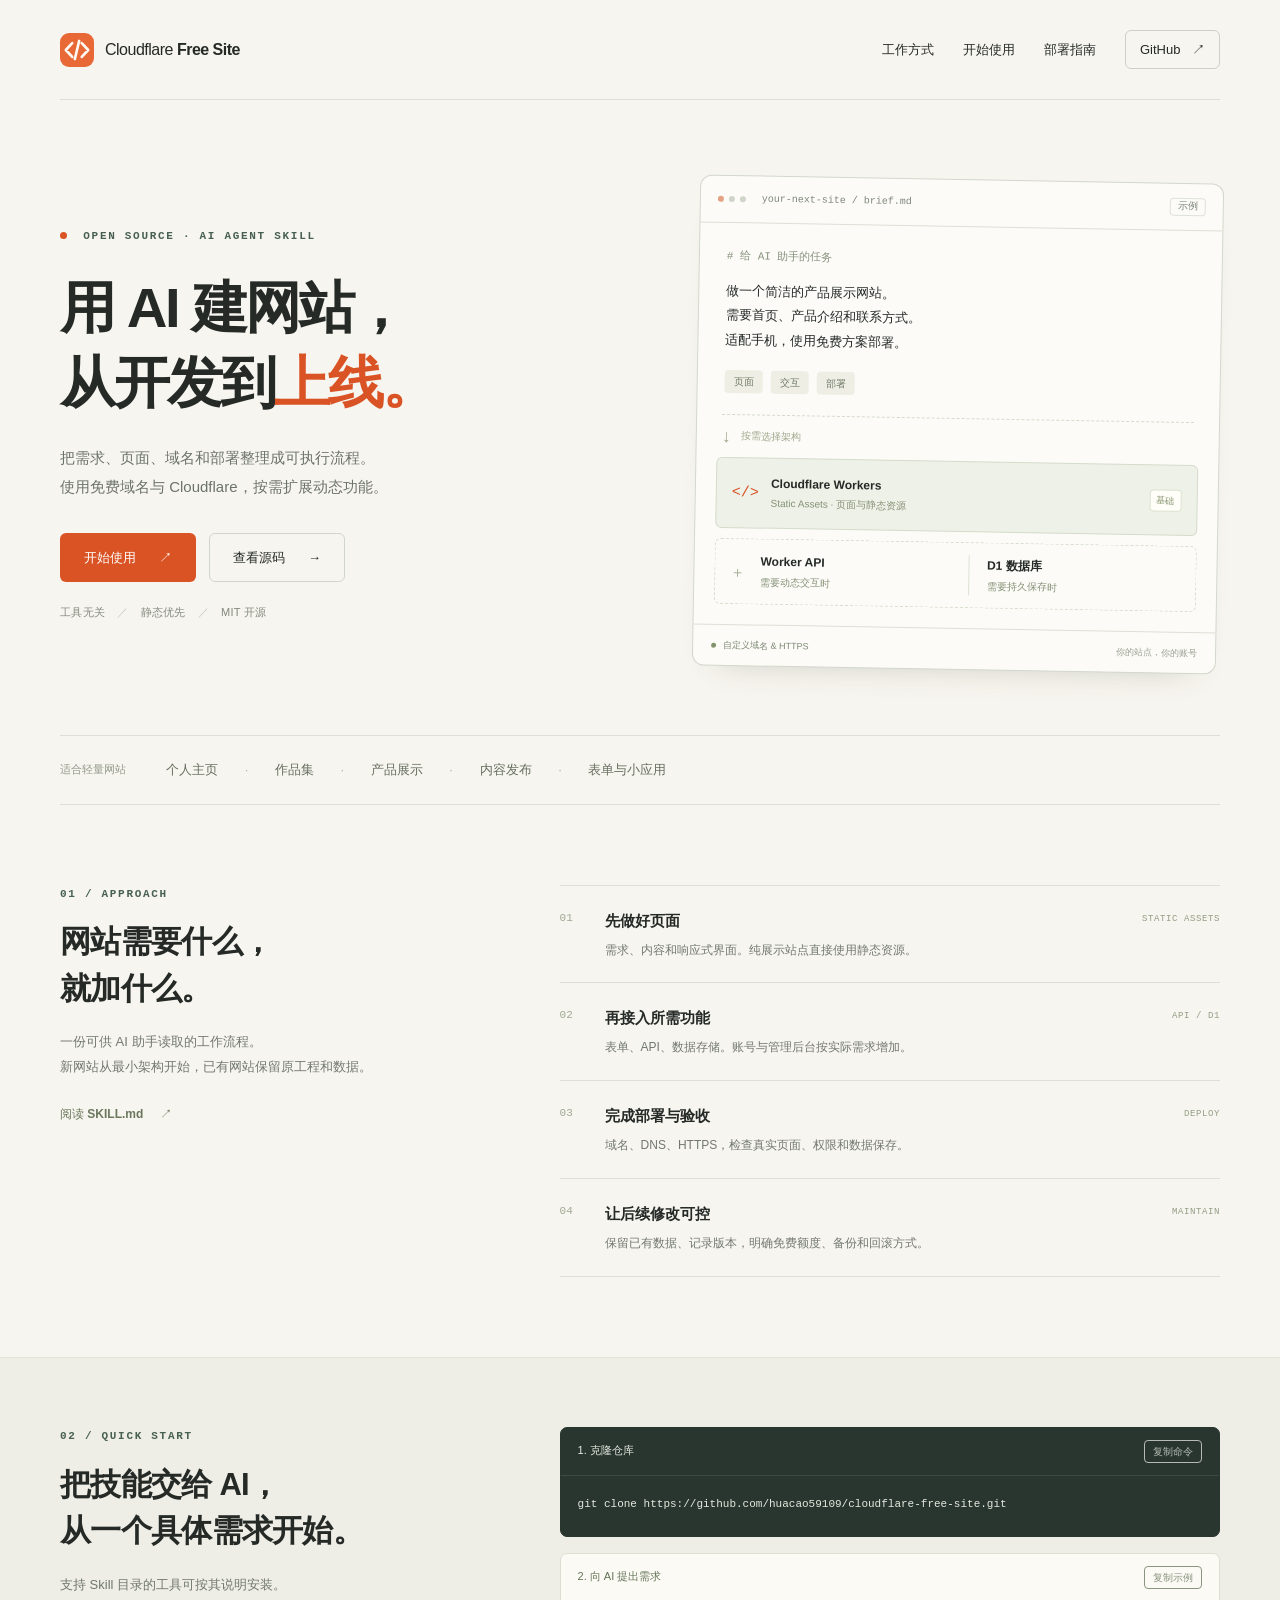
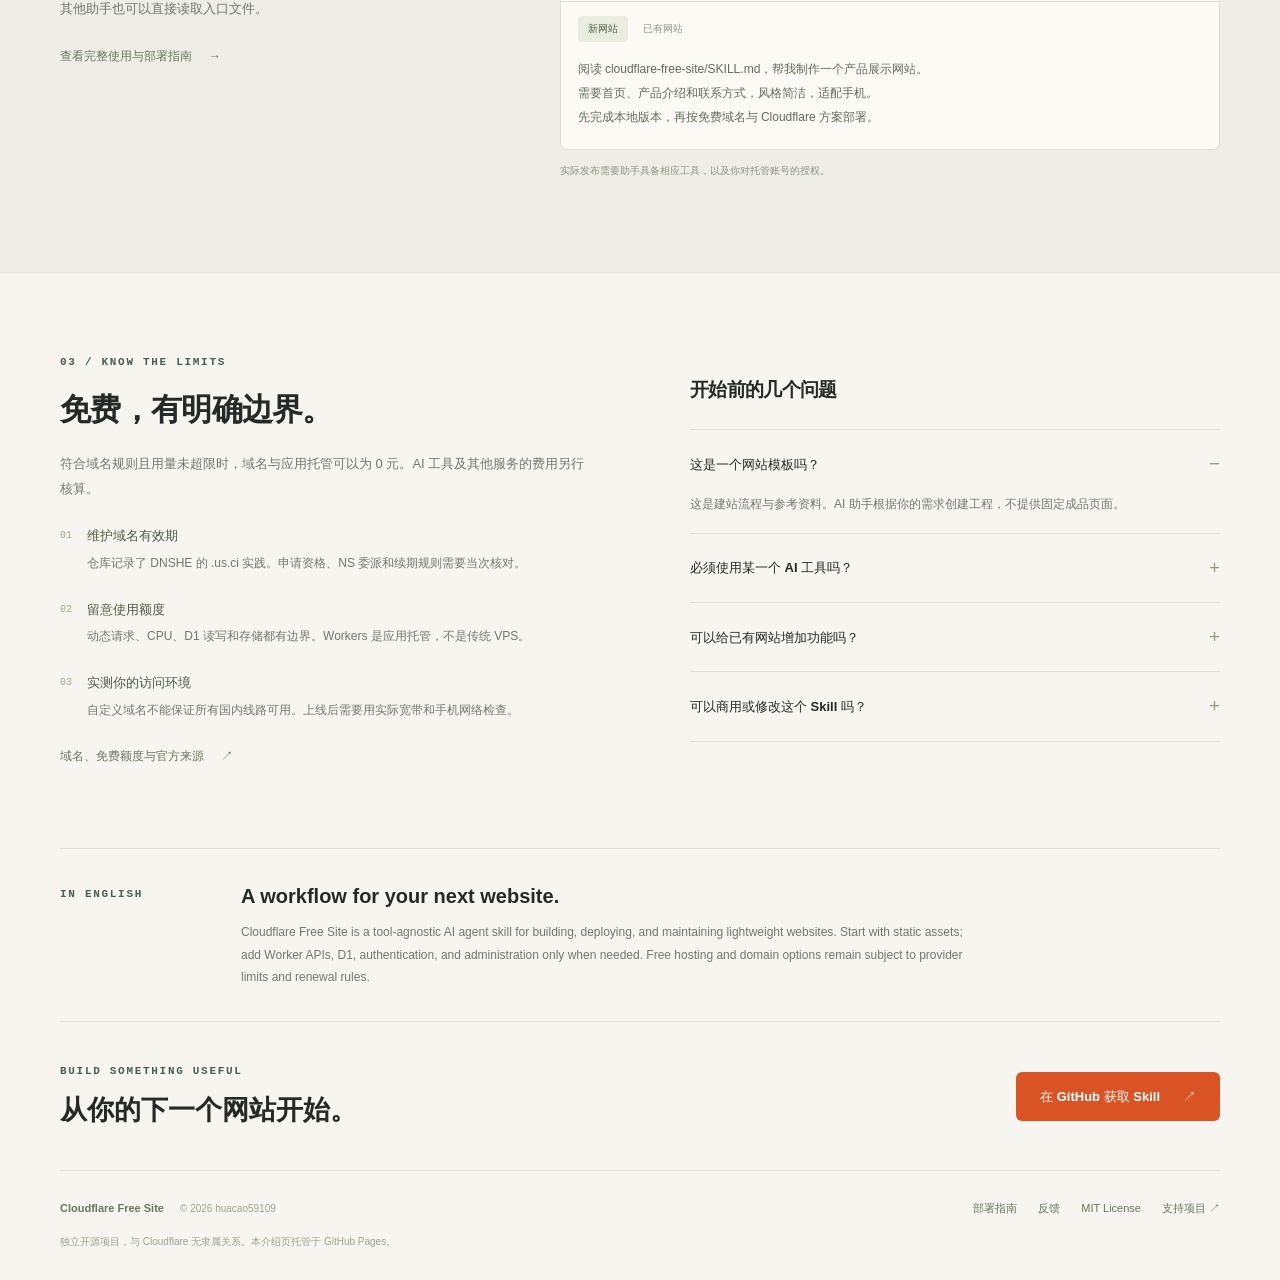
<file: docs/index.html>
<!doctype html>
<html lang="zh-CN">
<head>
  <meta charset="utf-8">
  <meta name="viewport" content="width=device-width,initial-scale=1">
  <title>Cloudflare Free Site — 通用 AI 免费建站 Skill</title>
  <meta name="description" content="开源通用 AI 建站 Skill：使用免费域名与 Cloudflare Workers 创建、部署和维护网站，按需接入 API、D1、用户登录和管理后台，不依赖特定 AI 工具。">
  <meta name="google-site-verification" content="4VFYpvRkj9pPXm7x4A5GqUHEX3FWbQPkqtjJ2tx6PhI">
  <meta name="theme-color" content="#f7f5ef">
  <meta property="og:type" content="website">
  <meta property="og:title" content="Cloudflare Free Site — 通用 AI 建站 Skill">
  <meta property="og:description" content="免费域名 + Cloudflare Workers。从页面开发到部署维护，按网站需要组合能力。">
  <meta property="og:url" content="https://huacao59109.github.io/cloudflare-free-site/">
  <meta name="twitter:card" content="summary">
  <link rel="canonical" href="https://huacao59109.github.io/cloudflare-free-site/">
  <link rel="icon" href="assets/favicon.svg" type="image/svg+xml">
  <link rel="stylesheet" href="assets/site.css">
  <script src="assets/site.js" defer></script>
  <script type="application/ld+json">{"@context":"https://schema.org","@type":"SoftwareSourceCode","name":"Cloudflare Free Site","description":"通用 AI 建站 Skill，涵盖免费域名、Cloudflare Workers、可选 API 与 D1，以及开发、部署和维护。","url":"https://huacao59109.github.io/cloudflare-free-site/","codeRepository":"https://github.com/huacao59109/cloudflare-free-site","license":"https://opensource.org/license/mit","author":{"@type":"Person","name":"huacao59109","url":"https://github.com/huacao59109"},"inLanguage":["zh-CN","en"]}</script>
</head>
<body>
  <a class="skip" href="#main">跳到正文</a>
  <header class="site-header wrap"><a class="brand" href="./" aria-label="Cloudflare Free Site 首页"><img src="assets/favicon.svg" width="34" height="34" alt=""><span>Cloudflare <b>Free Site</b></span></a><nav aria-label="主导航"><a href="#approach">工作方式</a><a href="#start">开始使用</a><a href="guide/">部署指南</a><a class="nav-github" href="https://github.com/huacao59109/cloudflare-free-site">GitHub <span aria-hidden="true">↗</span></a></nav></header>
  <main id="main">
    <section class="hero wrap">
      <div class="hero-copy"><p class="eyebrow"><span class="dot"></span> OPEN SOURCE · AI AGENT SKILL</p><h1>用 AI 建网站，<br>从开发到<span>上线。</span></h1><p class="hero-description">把需求、页面、域名和部署整理成可执行流程。<br class="desktop-break">使用免费域名与 Cloudflare，按需扩展动态功能。</p><div class="hero-actions"><a class="button primary" href="#start">开始使用 <span aria-hidden="true">↗</span></a><a class="button secondary" href="https://github.com/huacao59109/cloudflare-free-site">查看源码 <span aria-hidden="true">→</span></a></div><p class="hero-footnote">工具无关<span>／</span>静态优先<span>／</span>MIT 开源</p></div>
      <div class="build-board" aria-label="建站流程示意">
        <div class="board-top"><span class="window-dots" aria-hidden="true"><i></i><i></i><i></i></span><span>your-next-site / brief.md</span><span class="board-kind">示例</span></div>
        <div class="board-brief"><p class="code-comment"># 给 AI 助手的任务</p><p>做一个简洁的产品展示网站。<br>需要首页、产品介绍和联系方式。<br>适配手机，使用免费方案部署。</p><div class="brief-tags"><span>页面</span><span>交互</span><span>部署</span></div></div>
        <div class="flow-line" aria-hidden="true"><span>↓</span><span>按需选择架构</span></div>
        <div class="board-stack"><div class="stack-main"><span class="stack-icon" aria-hidden="true">&lt;/&gt;</span><div><strong>Cloudflare Workers</strong><small>Static Assets · 页面与静态资源</small></div><span class="stack-badge">基础</span></div><div class="stack-option"><span>＋</span><div><strong>Worker API</strong><small>需要动态交互时</small></div><div><strong>D1 数据库</strong><small>需要持久保存时</small></div></div></div>
        <div class="board-bottom"><span class="tiny-dot" aria-hidden="true"></span> 自定义域名 & HTTPS <span>你的站点，你的账号</span></div>
      </div>
    </section>
    <div class="use-cases wrap"><span>适合轻量网站</span><p>个人主页 <i>·</i> 作品集 <i>·</i> 产品展示 <i>·</i> 内容发布 <i>·</i> 表单与小应用</p></div>
    <section class="section wrap approach" id="approach">
      <div class="section-intro"><p class="eyebrow">01 / APPROACH</p><h2>网站需要什么，<br>就加什么。</h2><p>一份可供 AI 助手读取的工作流程。<br>新网站从最小架构开始，已有网站保留原工程和数据。</p><a class="text-link" href="https://github.com/huacao59109/cloudflare-free-site/blob/main/SKILL.md">阅读 SKILL.md <span aria-hidden="true">↗</span></a></div>
      <div class="capability-list"><article><span class="step-no">01</span><div><h3>先做好页面</h3><p>需求、内容和响应式界面。纯展示站点直接使用静态资源。</p></div><span class="component">STATIC ASSETS</span></article><article><span class="step-no">02</span><div><h3>再接入所需功能</h3><p>表单、API、数据存储。账号与管理后台按实际需求增加。</p></div><span class="component">API / D1</span></article><article><span class="step-no">03</span><div><h3>完成部署与验收</h3><p>域名、DNS、HTTPS，检查真实页面、权限和数据保存。</p></div><span class="component">DEPLOY</span></article><article><span class="step-no">04</span><div><h3>让后续修改可控</h3><p>保留已有数据、记录版本，明确免费额度、备份和回滚方式。</p></div><span class="component">MAINTAIN</span></article></div>
    </section>
    <section class="start-section" id="start"><div class="wrap start-grid"><div class="section-intro"><p class="eyebrow">02 / QUICK START</p><h2>把技能交给 AI，<br>从一个具体需求开始。</h2><p>支持 Skill 目录的工具可按其说明安装。<br>其他助手也可以直接读取入口文件。</p><a class="text-link" href="guide/">查看完整使用与部署指南 <span aria-hidden="true">→</span></a></div><div class="start-content"><div class="snippet"><div class="snippet-title"><span>1. 克隆仓库</span><button class="copy" data-copy="clone-command" type="button" hidden>复制命令</button></div><pre><code id="clone-command">git clone https://github.com/huacao59109/cloudflare-free-site.git</code></pre></div><div class="prompt-box"><div class="snippet-title"><span>2. 向 AI 提出需求</span><button class="copy" data-copy-active type="button" hidden>复制示例</button></div><div class="prompt-tabs" role="group" aria-label="选择任务示例" hidden><button data-prompt="new" aria-pressed="true" type="button">新网站</button><button data-prompt="existing" aria-pressed="false" type="button">已有网站</button></div><pre id="prompt-new" class="prompt-text">阅读 cloudflare-free-site/SKILL.md，帮我制作一个产品展示网站。
需要首页、产品介绍和联系方式，风格简洁，适配手机。
先完成本地版本，再按免费域名与 Cloudflare 方案部署。</pre><pre id="prompt-existing" class="prompt-text" hidden>按 cloudflare-free-site/SKILL.md，为现有网站增加内容管理功能。
需要登录后编辑和保存；保留原有数据与账号，继续使用免费方案。</pre></div><p class="start-note">实际发布需要助手具备相应工具，以及你对托管账号的授权。</p><p class="copy-status" id="copy-status" role="status" aria-live="polite"></p></div></div></section>
    <section class="section wrap details-grid" id="limits"><div><p class="eyebrow">03 / KNOW THE LIMITS</p><h2>免费，有明确边界。</h2><p class="section-description">符合域名规则且用量未超限时，域名与应用托管可以为 0 元。AI 工具及其他服务的费用另行核算。</p><div class="boundary"><span>01</span><p><strong>维护域名有效期</strong>仓库记录了 DNSHE 的 .us.ci 实践。申请资格、NS 委派和续期规则需要当次核对。</p></div><div class="boundary"><span>02</span><p><strong>留意使用额度</strong>动态请求、CPU、D1 读写和存储都有边界。Workers 是应用托管，不是传统 VPS。</p></div><div class="boundary"><span>03</span><p><strong>实测你的访问环境</strong>自定义域名不能保证所有国内线路可用。上线后需要用实际宽带和手机网络检查。</p></div><a class="text-link" href="https://github.com/huacao59109/cloudflare-free-site/blob/main/references/domain-and-free-plan.md">域名、免费额度与官方来源 <span aria-hidden="true">↗</span></a></div><div class="faq"><h2>开始前的几个问题</h2><details open><summary>这是一个网站模板吗？</summary><p>这是建站流程与参考资料。AI 助手根据你的需求创建工程，不提供固定成品页面。</p></details><details><summary>必须使用某一个 AI 工具吗？</summary><p>不依赖特定助手或编辑器。支持读取文件、编写代码并执行部署的工具可以完成更多步骤；缺少执行能力时可提供工程和操作说明。</p></details><details><summary>可以给已有网站增加功能吗？</summary><p>可以。流程优先检查现有代码、数据库和部署配置，并保留正常工作的账号、数据与资源。</p></details><details><summary>可以商用或修改这个 Skill 吗？</summary><p>仓库采用 MIT 许可证，使用和修改时保留许可证声明。托管平台、域名和其他服务的规则仍需分别遵守。</p></details></div></section>
    <section class="english wrap" lang="en"><p class="eyebrow">IN ENGLISH</p><h2>A workflow for your next website.</h2><p>Cloudflare Free Site is a tool-agnostic AI agent skill for building, deploying, and maintaining lightweight websites. Start with static assets; add Worker APIs, D1, authentication, and administration only when needed. Free hosting and domain options remain subject to provider limits and renewal rules.</p></section>
    <section class="closing wrap"><div><p class="eyebrow">BUILD SOMETHING USEFUL</p><h2>从你的下一个网站开始。</h2></div><a class="button primary" href="https://github.com/huacao59109/cloudflare-free-site">在 GitHub 获取 Skill <span aria-hidden="true">↗</span></a></section>
  </main>
  <footer class="site-footer wrap"><span>Cloudflare Free Site <i>© 2026 huacao59109</i></span><nav aria-label="页脚"><a href="guide/">部署指南</a><a href="https://github.com/huacao59109/cloudflare-free-site/issues">反馈</a><a href="https://github.com/huacao59109/cloudflare-free-site/blob/main/LICENSE">MIT License</a><a href="https://github.com/huacao59109/cloudflare-free-site#打赏支持">支持项目 ↗</a></nav><p>独立开源项目，与 Cloudflare 无隶属关系。本介绍页托管于 GitHub Pages。</p></footer>
</body>
</html>
</file>
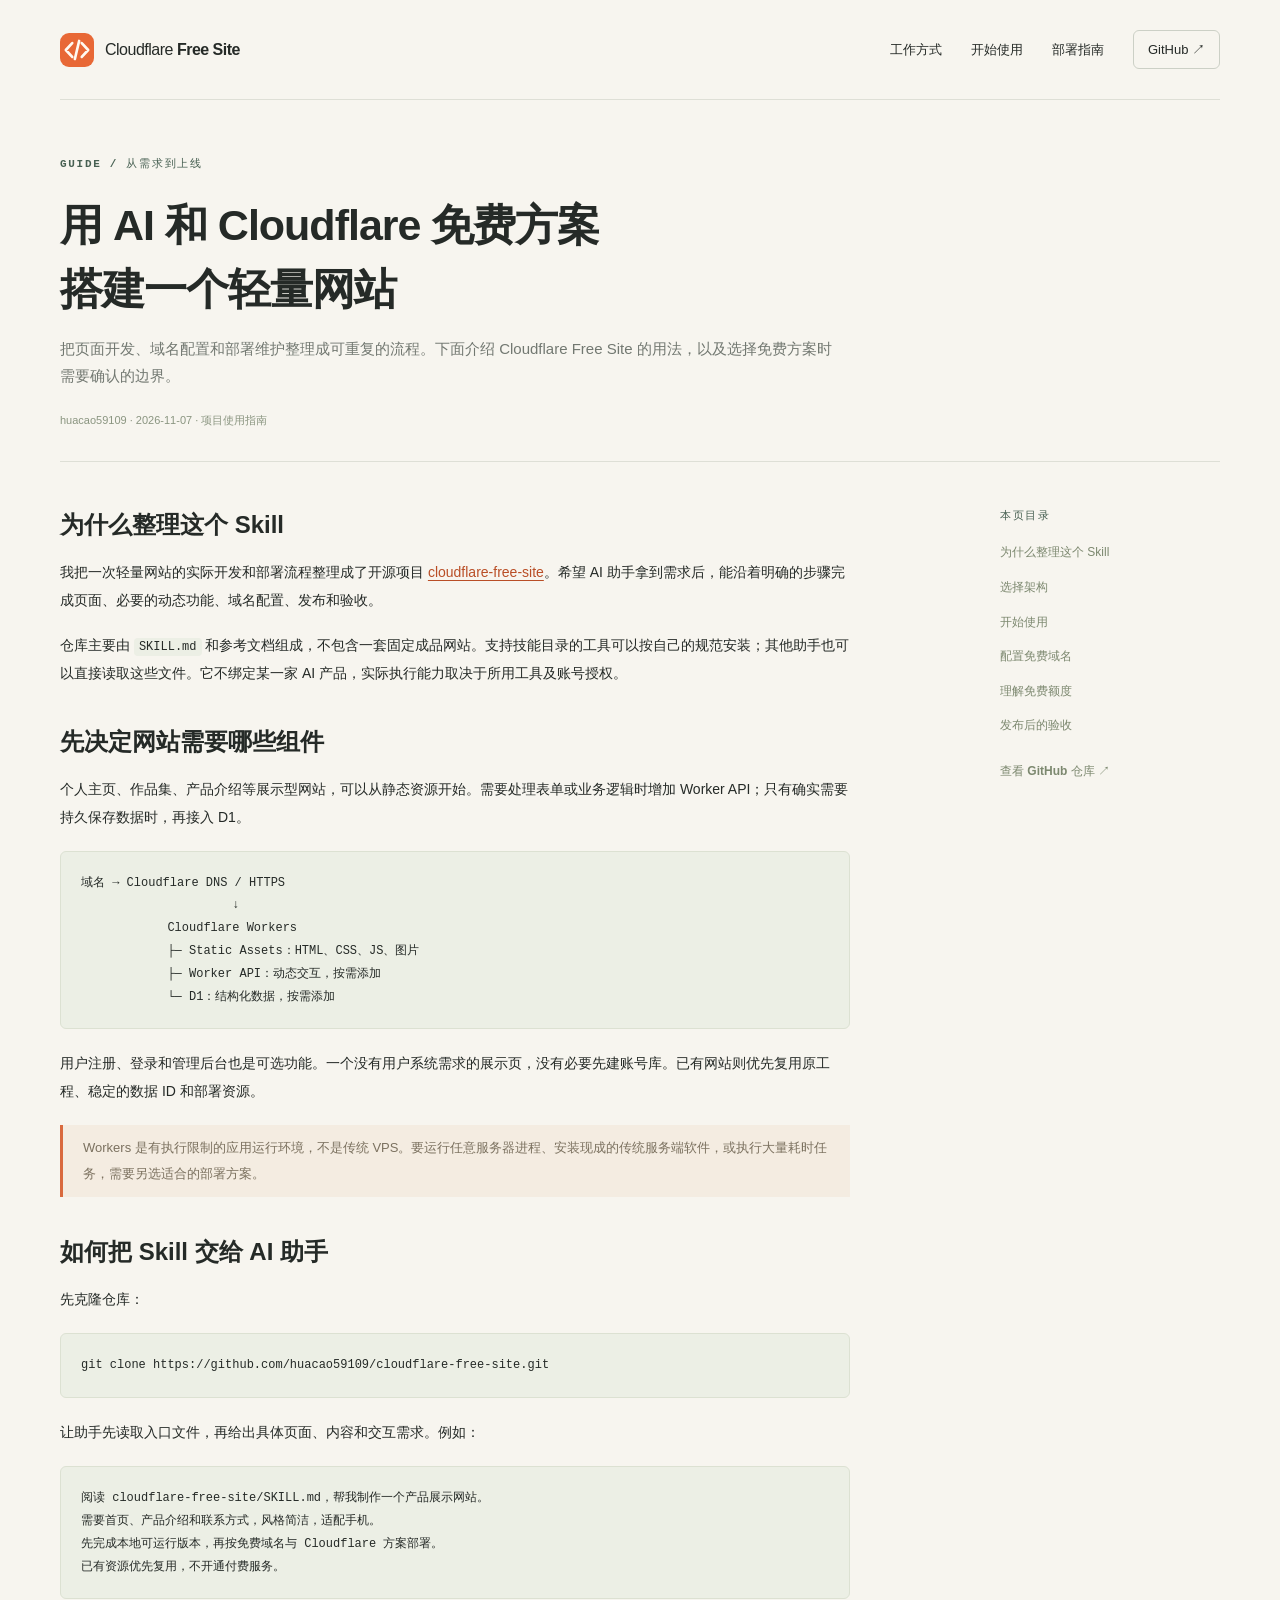
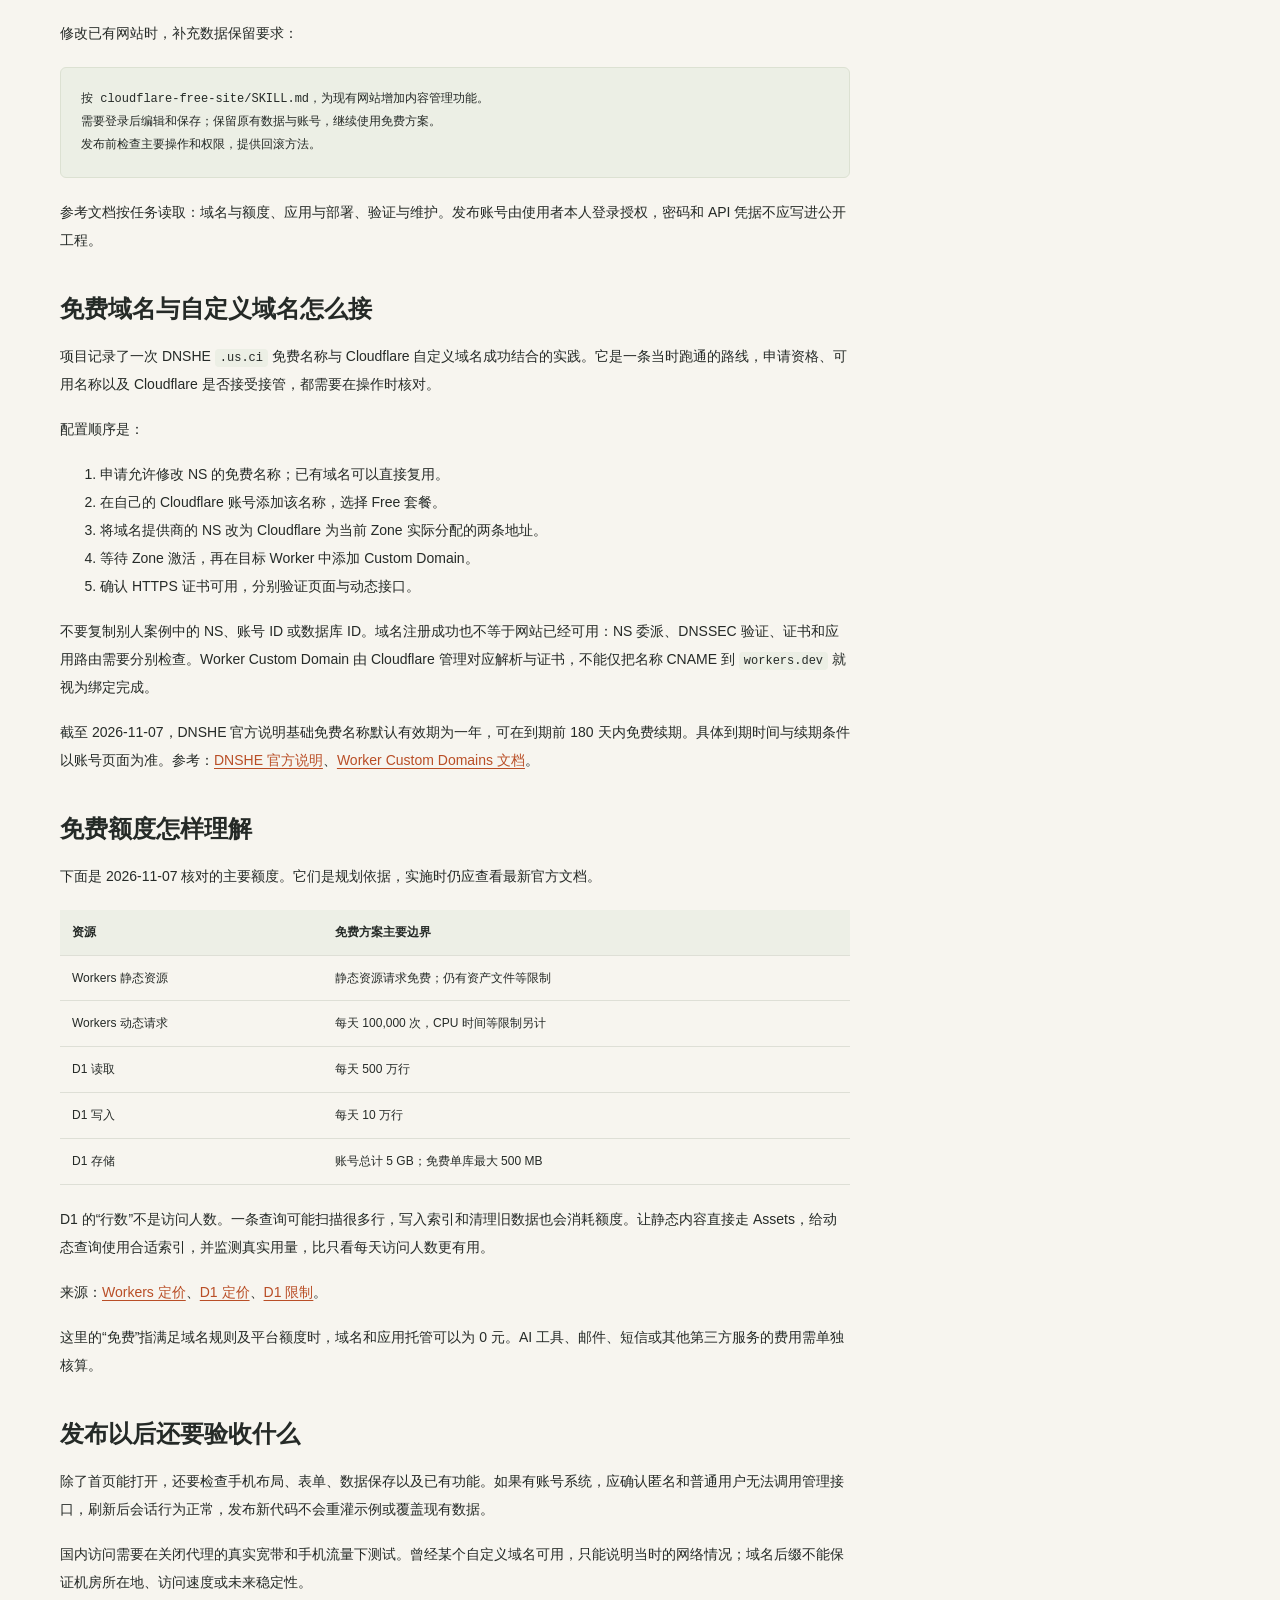
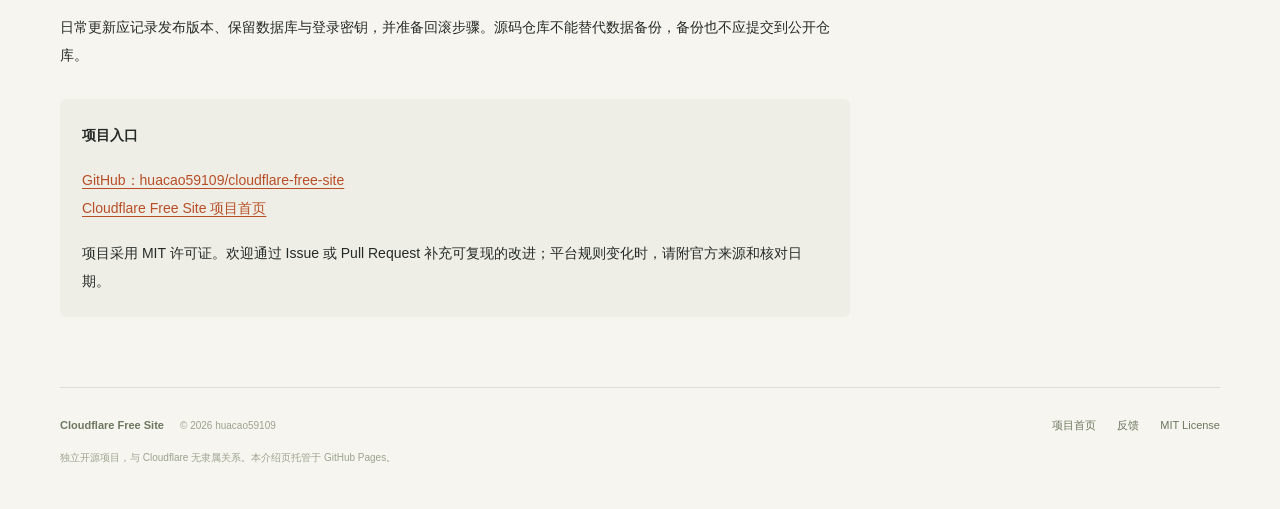
<file: docs/guide/index.html>
<!doctype html>
<html lang="zh-CN">
<head>
  <meta charset="utf-8">
  <meta name="viewport" content="width=device-width,initial-scale=1">
  <title>用 AI 和 Cloudflare 免费方案搭建轻量网站 — Cloudflare Free Site</title>
  <meta name="description" content="Cloudflare Free Site 使用指南：从读取 SKILL.md、选择静态资源与 API，到免费域名、Workers、D1、HTTPS 和部署验收。了解免费额度与维护边界。">
  <meta name="theme-color" content="#f7f5ef">
  <meta property="og:type" content="article">
  <meta property="og:title" content="用 AI 和 Cloudflare 免费方案搭建轻量网站">
  <meta property="og:description" content="从通用建站 Skill 到页面、域名和部署：一份可复用的轻量网站工作流程。">
  <meta property="og:url" content="https://huacao59109.github.io/cloudflare-free-site/guide/">
  <link rel="canonical" href="https://huacao59109.github.io/cloudflare-free-site/guide/">
  <link rel="icon" href="../assets/favicon.svg" type="image/svg+xml">
  <link rel="stylesheet" href="../assets/site.css">
  <script type="application/ld+json">{"@context":"https://schema.org","@type":"TechArticle","headline":"用 AI 和 Cloudflare 免费方案搭建轻量网站","description":"从通用 AI 建站 Skill 到页面开发、免费域名、Cloudflare Workers 与部署验收。","datePublished":"2026-11-07","dateModified":"2026-11-07","author":{"@type":"Person","name":"huacao59109","url":"https://github.com/huacao59109"},"mainEntityOfPage":"https://huacao59109.github.io/cloudflare-free-site/guide/","inLanguage":"zh-CN"}</script>
</head>
<body>
  <a class="skip" href="#main">跳到正文</a>
  <header class="site-header wrap"><a class="brand" href="../"><img src="../assets/favicon.svg" width="34" height="34" alt=""><span>Cloudflare <b>Free Site</b></span></a><nav aria-label="主导航"><a href="../#approach">工作方式</a><a href="../#start">开始使用</a><a href="./" aria-current="page">部署指南</a><a class="nav-github" href="https://github.com/huacao59109/cloudflare-free-site">GitHub ↗</a></nav></header>
  <main id="main" class="wrap"><header class="article-head"><p class="eyebrow">GUIDE / 从需求到上线</p><h1>用 AI 和 Cloudflare 免费方案<br>搭建一个轻量网站</h1><p class="lead">把页面开发、域名配置和部署维护整理成可重复的流程。下面介绍 Cloudflare Free Site 的用法，以及选择免费方案时需要确认的边界。</p><p class="article-meta">huacao59109 · 2026-11-07 · 项目使用指南</p></header><div class="article-layout"><article class="prose">
    <h2 id="why">为什么整理这个 Skill</h2>
    <p>我把一次轻量网站的实际开发和部署流程整理成了开源项目 <a href="https://github.com/huacao59109/cloudflare-free-site">cloudflare-free-site</a>。希望 AI 助手拿到需求后，能沿着明确的步骤完成页面、必要的动态功能、域名配置、发布和验收。</p>
    <p>仓库主要由 <code>SKILL.md</code> 和参考文档组成，不包含一套固定成品网站。支持技能目录的工具可以按自己的规范安装；其他助手也可以直接读取这些文件。它不绑定某一家 AI 产品，实际执行能力取决于所用工具及账号授权。</p>
    <h2 id="architecture">先决定网站需要哪些组件</h2>
    <p>个人主页、作品集、产品介绍等展示型网站，可以从静态资源开始。需要处理表单或业务逻辑时增加 Worker API；只有确实需要持久保存数据时，再接入 D1。</p>
    <pre><code>域名 → Cloudflare DNS / HTTPS
                     ↓
            Cloudflare Workers
            ├─ Static Assets：HTML、CSS、JS、图片
            ├─ Worker API：动态交互，按需添加
            └─ D1：结构化数据，按需添加</code></pre>
    <p>用户注册、登录和管理后台也是可选功能。一个没有用户系统需求的展示页，没有必要先建账号库。已有网站则优先复用原工程、稳定的数据 ID 和部署资源。</p>
    <blockquote><p>Workers 是有执行限制的应用运行环境，不是传统 VPS。要运行任意服务器进程、安装现成的传统服务端软件，或执行大量耗时任务，需要另选适合的部署方案。</p></blockquote>
    <h2 id="start">如何把 Skill 交给 AI 助手</h2>
    <p>先克隆仓库：</p><pre><code>git clone https://github.com/huacao59109/cloudflare-free-site.git</code></pre>
    <p>让助手先读取入口文件，再给出具体页面、内容和交互需求。例如：</p><pre><code>阅读 cloudflare-free-site/SKILL.md，帮我制作一个产品展示网站。
需要首页、产品介绍和联系方式，风格简洁，适配手机。
先完成本地可运行版本，再按免费域名与 Cloudflare 方案部署。
已有资源优先复用，不开通付费服务。</code></pre>
    <p>修改已有网站时，补充数据保留要求：</p><pre><code>按 cloudflare-free-site/SKILL.md，为现有网站增加内容管理功能。
需要登录后编辑和保存；保留原有数据与账号，继续使用免费方案。
发布前检查主要操作和权限，提供回滚方法。</code></pre>
    <p>参考文档按任务读取：域名与额度、应用与部署、验证与维护。发布账号由使用者本人登录授权，密码和 API 凭据不应写进公开工程。</p>
    <h2 id="domain">免费域名与自定义域名怎么接</h2>
    <p>项目记录了一次 DNSHE <code>.us.ci</code> 免费名称与 Cloudflare 自定义域名成功结合的实践。它是一条当时跑通的路线，申请资格、可用名称以及 Cloudflare 是否接受接管，都需要在操作时核对。</p>
    <p>配置顺序是：</p><ol><li>申请允许修改 NS 的免费名称；已有域名可以直接复用。</li><li>在自己的 Cloudflare 账号添加该名称，选择 Free 套餐。</li><li>将域名提供商的 NS 改为 Cloudflare 为当前 Zone 实际分配的两条地址。</li><li>等待 Zone 激活，再在目标 Worker 中添加 Custom Domain。</li><li>确认 HTTPS 证书可用，分别验证页面与动态接口。</li></ol>
    <p>不要复制别人案例中的 NS、账号 ID 或数据库 ID。域名注册成功也不等于网站已经可用：NS 委派、DNSSEC 验证、证书和应用路由需要分别检查。Worker Custom Domain 由 Cloudflare 管理对应解析与证书，不能仅把名称 CNAME 到 <code>workers.dev</code> 就视为绑定完成。</p>
    <p>截至 2026-11-07，DNSHE 官方说明基础免费名称默认有效期为一年，可在到期前 180 天内免费续期。具体到期时间与续期条件以账号页面为准。参考：<a href="https://www.dnshe.com/">DNSHE 官方说明</a>、<a href="https://developers.cloudflare.com/workers/configuration/routing/custom-domains/">Worker Custom Domains 文档</a>。</p>
    <h2 id="budget">免费额度怎样理解</h2>
    <p>下面是 2026-11-07 核对的主要额度。它们是规划依据，实施时仍应查看最新官方文档。</p>
    <table><thead><tr><th scope="col">资源</th><th scope="col">免费方案主要边界</th></tr></thead><tbody><tr><td>Workers 静态资源</td><td>静态资源请求免费；仍有资产文件等限制</td></tr><tr><td>Workers 动态请求</td><td>每天 100,000 次，CPU 时间等限制另计</td></tr><tr><td>D1 读取</td><td>每天 500 万行</td></tr><tr><td>D1 写入</td><td>每天 10 万行</td></tr><tr><td>D1 存储</td><td>账号总计 5 GB；免费单库最大 500 MB</td></tr></tbody></table>
    <p>D1 的“行数”不是访问人数。一条查询可能扫描很多行，写入索引和清理旧数据也会消耗额度。让静态内容直接走 Assets，给动态查询使用合适索引，并监测真实用量，比只看每天访问人数更有用。</p>
    <p>来源：<a href="https://developers.cloudflare.com/workers/platform/pricing/">Workers 定价</a>、<a href="https://developers.cloudflare.com/d1/platform/pricing/">D1 定价</a>、<a href="https://developers.cloudflare.com/d1/platform/limits/">D1 限制</a>。</p>
    <p>这里的“免费”指满足域名规则及平台额度时，域名和应用托管可以为 0 元。AI 工具、邮件、短信或其他第三方服务的费用需单独核算。</p>
    <h2 id="verify">发布以后还要验收什么</h2>
    <p>除了首页能打开，还要检查手机布局、表单、数据保存以及已有功能。如果有账号系统，应确认匿名和普通用户无法调用管理接口，刷新后会话行为正常，发布新代码不会重灌示例或覆盖现有数据。</p>
    <p>国内访问需要在关闭代理的真实宽带和手机流量下测试。曾经某个自定义域名可用，只能说明当时的网络情况；域名后缀不能保证机房所在地、访问速度或未来稳定性。</p>
    <p>日常更新应记录发布版本、保留数据库与登录密钥，并准备回滚步骤。源码仓库不能替代数据备份，备份也不应提交到公开仓库。</p>
    <div class="article-end"><p><strong>项目入口</strong></p><p><a href="https://github.com/huacao59109/cloudflare-free-site">GitHub：huacao59109/cloudflare-free-site</a><br><a href="../">Cloudflare Free Site 项目首页</a></p><p>项目采用 MIT 许可证。欢迎通过 Issue 或 Pull Request 补充可复现的改进；平台规则变化时，请附官方来源和核对日期。</p></div>
  </article><aside class="article-aside"><p class="eyebrow">本页目录</p><nav aria-label="文章目录"><a href="#why">为什么整理这个 Skill</a><a href="#architecture">选择架构</a><a href="#start">开始使用</a><a href="#domain">配置免费域名</a><a href="#budget">理解免费额度</a><a href="#verify">发布后的验收</a></nav><a class="text-link" href="https://github.com/huacao59109/cloudflare-free-site">查看 GitHub 仓库 ↗</a></aside></div></main>
  <footer class="site-footer wrap"><span>Cloudflare Free Site <i>© 2026 huacao59109</i></span><nav aria-label="页脚"><a href="../">项目首页</a><a href="https://github.com/huacao59109/cloudflare-free-site/issues">反馈</a><a href="https://github.com/huacao59109/cloudflare-free-site/blob/main/LICENSE">MIT License</a></nav><p>独立开源项目，与 Cloudflare 无隶属关系。本介绍页托管于 GitHub Pages。</p></footer>
</body>
</html>
</file>
<file: docs/assets/site.css>
@charset "UTF-8";
:root{--paper:#f7f5ef;--white:#fffefa;--ink:#252a27;--muted:#727871;--line:#dedfd6;--orange:#d95325;--orange-light:#f6e7dd;--green:#476052;--mono:ui-monospace,SFMono-Regular,Consolas,"Liberation Mono",monospace;--sans:Inter,-apple-system,BlinkMacSystemFont,"Segoe UI","PingFang SC","Microsoft YaHei",sans-serif}*{box-sizing:border-box}html{scroll-behavior:smooth;scroll-padding-top:28px}body{margin:0;background:var(--paper);color:var(--ink);font:15px/1.8 var(--sans);-webkit-font-smoothing:antialiased}a{color:inherit;text-decoration:none}button{font:inherit;cursor:pointer}button,a{-webkit-tap-highlight-color:transparent}a:focus-visible,button:focus-visible,summary:focus-visible{outline:2px solid var(--orange);outline-offset:5px}h1,h2,h3,p,pre{margin:0}button{border:0;background:none;color:inherit}img{max-width:100%}[hidden]{display:none!important}.wrap{width:min(1160px,calc(100% - 80px));margin-inline:auto}.skip{position:absolute;left:16px;top:-80px;background:var(--ink);color:white;padding:9px 16px;z-index:10}.skip:focus{top:10px}.site-header{height:100px;display:flex;align-items:center;justify-content:space-between;border-bottom:1px solid var(--line);gap:24px}.brand{display:flex;align-items:center;gap:11px;font-size:16px;letter-spacing:-.5px;line-height:1.35}.brand span{white-space:nowrap}.brand b{font-weight:650}.site-header nav{display:flex;align-items:center;gap:29px;font-size:13px}.site-header nav a:hover,.text-link:hover,.site-footer a:hover{color:var(--orange)}.nav-github{border:1px solid #ccd0c6;border-radius:6px;padding:7px 14px}.nav-github span{margin-left:8px}.hero{padding-block:79px 65px;display:grid;grid-template-columns:1.1fr 1fr;gap:60px;align-items:center}.eyebrow{font:11px/1.8 var(--mono);letter-spacing:1.7px;font-weight:550;color:var(--green)}.dot{display:inline-block;width:7px;height:7px;border-radius:50%;background:var(--orange);margin-right:8px}.hero h1{font-size:clamp(42px,4.4vw,62px);line-height:1.32;letter-spacing:-2.4px;font-weight:680;margin:25px 0 23px}.hero h1>span{color:var(--orange)}.hero-description{font-size:15px;line-height:1.95;color:#6c736b}.hero-actions{display:flex;align-items:center;gap:13px;margin:31px 0 21px}.button{display:inline-flex;align-items:center;justify-content:center;gap:23px;padding:12px 23px;border:1px solid transparent;border-radius:6px;font-size:13px;font-weight:550;transition:background .15s}.button.primary{background:var(--orange);color:var(--white)}.button.primary:hover{background:#bf451b}.button.secondary{border-color:#d1d6cb;background:transparent}.button.secondary:hover{background:#eeeee5}.hero-footnote{font-size:11px;letter-spacing:.3px;color:#848a80}.hero-footnote span{margin:0 12px;color:#c3c6bc}.build-board{border:1px solid #d2d8cd;background:#fcfbf7;border-radius:12px;box-shadow:0 20px 35px -28px #3a45334d;transform:rotate(1deg)}.board-top{padding:14px 17px;border-bottom:1px solid var(--line);display:flex;align-items:center;gap:16px;font:10px/1.6 var(--mono);color:#7e867b}.window-dots{display:flex;gap:5px}.window-dots i{display:block;width:6px;height:6px;background:#d0d5ca;border-radius:50%}.window-dots i:first-child{background:#e4a384}.board-kind{margin-left:auto;font-size:10px;border:1px solid #dee3d9;padding:0 7px;border-radius:4px}.board-brief{padding:24px 27px 21px;font-size:13px;line-height:1.9}.code-comment{font:11px/1.8 var(--mono);color:#86917d;margin-bottom:12px}.brief-tags{display:flex;gap:8px;margin-top:17px}.brief-tags span{background:#eeeee5;border-radius:4px;padding:2px 9px;font-size:10px;color:#727c68}.flow-line{margin:0 25px;display:flex;gap:10px;align-items:center;color:#a1a98e;font-size:10px;border-top:1px dashed #d5dccb;padding:12px 0}.flow-line>span:first-child{font-size:18px;line-height:1}.board-stack{padding:0 20px 20px}.stack-main{display:flex;align-items:center;gap:12px;border:1px solid #d4dccb;border-radius:6px;background:#eef1e7;padding:15px}.stack-icon{font:15px var(--mono);color:var(--orange)}.stack-main strong,.stack-option strong{font-size:12px;font-weight:600;display:block}.stack-main small,.stack-option small{font-size:10px;color:#859176;display:block}.stack-badge{margin-left:auto;font-size:9px;background:#fffef9;border:1px solid #dce3d1;border-radius:4px;padding:2px 6px;color:#82916b}.stack-option{display:flex;align-items:center;gap:15px;border:1px dashed #d7dece;padding:12px 15px;margin-top:10px;border-radius:6px}.stack-option>span{color:#a6af98}.stack-option>div{flex:1}.stack-option>div+div{padding-left:17px;border-left:1px solid #dce2d4}.board-bottom{border-top:1px solid var(--line);padding:12px 18px;font-size:9px;color:#7d8974;display:flex;align-items:center;gap:7px}.board-bottom>span:last-child{margin-left:auto;color:#989f90}.tiny-dot{width:5px;height:5px;border-radius:50%;background:#81926c}.use-cases{display:flex;align-items:center;gap:40px;border-top:1px solid var(--line);border-bottom:1px solid var(--line);padding-block:22px}.use-cases>span{color:#939a8d;font-size:11px;white-space:nowrap}.use-cases p{font-size:13px;color:#666f60}.use-cases i{font-style:normal;color:#b0b7a7;margin:0 23px}.section{padding-block:80px}.approach{display:grid;grid-template-columns:.9fr 1.4fr;gap:75px}.section-intro h2,.details-grid h2{font-size:31px;font-weight:600;line-height:1.5;letter-spacing:-.7px;margin:15px 0 18px}.section-intro>p:not(.eyebrow),.section-description{font-size:13px;line-height:1.9;color:var(--muted)}.text-link{display:inline-flex;gap:17px;align-items:center;color:#6a775d;font-size:12px;font-weight:550;margin-top:24px}.capability-list article{display:grid;grid-template-columns:30px 1fr auto;gap:15px;align-items:center;border-top:1px solid var(--line);padding:21px 0}.capability-list article:last-child{border-bottom:1px solid var(--line)}.step-no{font:11px var(--mono);color:#a0a995;align-self:start;padding-top:5px}.capability-list h3{font-size:15px;font-weight:600;margin-bottom:5px}.capability-list p{font-size:12px;line-height:1.9;color:var(--muted)}.component{font:9px var(--mono);color:#929c84;align-self:start;padding-top:7px;letter-spacing:.6px;white-space:nowrap}.start-section{background:#eeeee6;border-block:1px solid #e2e4d9;padding-block:69px}.start-grid{display:grid;grid-template-columns:.9fr 1.4fr;gap:75px}.start-content{min-width:0}.snippet{background:#293630;border:1px solid #293630;border-radius:7px;color:#e5e9df;overflow:hidden}.snippet-title{display:flex;align-items:center;justify-content:space-between;gap:14px;padding:12px 17px;font-size:11px;border-bottom:1px solid #ffffff18}.snippet pre{padding:19px 17px 21px;font:11px/1.8 var(--mono);overflow-x:auto}.copy{font-size:10px;line-height:1.5;color:inherit;border:1px solid currentColor;border-radius:4px;padding:3px 8px;opacity:.75;white-space:nowrap}.copy:hover{opacity:1}.prompt-box{margin-top:16px;background:#fbfaf5;border:1px solid #dce0d3;border-radius:7px}.prompt-box .snippet-title{border-bottom:1px solid #e1e4d9;color:#647457}.prompt-tabs{display:flex;gap:5px;margin:14px 17px 0}.prompt-tabs button{border-radius:4px;padding:4px 10px;font-size:10px;color:#919a85}.prompt-tabs button[aria-pressed=true]{background:#e9ede0;color:#4c6641}.prompt-text{font:12px/2 var(--sans);padding:15px 17px 20px;white-space:pre-wrap;color:#626d59}.start-note{font-size:10px;line-height:1.7;color:#8c9680;margin-top:12px}.copy-status{font-size:11px;line-height:1.7;color:var(--green);min-height:19px;margin-top:5px}.details-grid{display:grid;grid-template-columns:1fr 1fr;gap:100px}.boundary{display:flex;align-items:start;gap:15px;margin-top:23px}.boundary>span{font:10px/2 var(--mono);color:#a0a88e;padding-top:2px}.boundary p{font-size:12px;line-height:1.9;color:var(--muted)}.boundary strong{font-size:13px;display:block;color:#4e5b44;font-weight:550;margin-bottom:3px}.faq{padding-top:8px}.faq h2{font-size:19px;margin-bottom:25px}.faq details{border-top:1px solid var(--line);padding:17px 0}.faq details:last-child{border-bottom:1px solid var(--line)}.faq summary{list-style:none;cursor:pointer;font-size:13px;font-weight:550;display:flex;align-items:center;justify-content:space-between;gap:15px}.faq summary:after{content:'+';font-size:19px;font-weight:400;color:#94a180}.faq details[open] summary:after{content:'−'}.faq summary::-webkit-details-marker{display:none}.faq details p{font-size:12px;color:var(--muted);line-height:1.9;margin-top:12px;padding-right:15px}.english{display:grid;grid-template-columns:145px 1fr;column-gap:36px;border-top:1px solid var(--line);padding-block:32px}.english .eyebrow{grid-row:span 2;padding-top:4px}.english h2{font-size:20px;line-height:1.5;font-weight:550}.english>p:last-child{font-size:12px;color:var(--muted);line-height:1.9;max-width:740px;margin-top:10px}.closing{display:flex;align-items:center;justify-content:space-between;gap:25px;padding-block:40px;border-top:1px solid var(--line)}.closing h2{font-size:27px;font-weight:600;margin-top:8px;line-height:1.5}.site-footer{border-top:1px solid var(--line);padding-block:28px;display:flex;flex-wrap:wrap;justify-content:space-between;gap:14px 30px;font-size:11px;color:#6b775f}.site-footer>span{font-weight:550}.site-footer i{font-style:normal;font-weight:400;color:#9ba38f;margin-left:13px;font-size:10px}.site-footer nav{display:flex;gap:21px}.site-footer p{flex-basis:100%;font-size:10px;color:#9aa38e}.article-head{padding-block:55px 30px;border-bottom:1px solid var(--line)}.article-head h1{font-size:clamp(30px,4vw,43px);line-height:1.5;font-weight:650;letter-spacing:-1px;margin:18px 0 13px;max-width:900px}.article-head .lead{max-width:780px;color:var(--muted);font-size:15px}.article-meta{font-size:11px;color:#8a9580;margin-top:22px}.article-layout{display:grid;grid-template-columns:1fr 220px;gap:80px;padding-block:45px 70px}.prose{max-width:790px;min-width:0;font-size:14px;line-height:2}.prose h2{font-size:24px;line-height:1.5;font-weight:600;margin:37px 0 15px;scroll-margin-top:30px}.prose h2:first-child{margin-top:0}.prose h3{font-size:17px;margin:23px 0 10px}.prose p,.prose ul,.prose ol{margin-bottom:17px}.prose a{color:#b94e26;text-decoration:underline;text-underline-offset:3px}.prose pre{font:12px/1.9 var(--mono);background:#ecefe5;border:1px solid #dce1d2;border-radius:6px;padding:20px;overflow-x:auto;margin:20px 0}.prose code:not(pre code){font:12px var(--mono);padding:2px 5px;background:#ecefe5;border-radius:4px;overflow-wrap:anywhere}.prose blockquote{border-left:3px solid #d96a3e;margin:20px 0;padding:10px 20px;background:#f4ece1;color:#7b715f;font-size:13px}.prose blockquote p{margin:0}.prose table{width:100%;border-collapse:collapse;font-size:12px;line-height:1.9;margin:20px 0}.prose th,.prose td{text-align:left;border-bottom:1px solid var(--line);padding:11px 12px;vertical-align:top}.prose th{background:#edeFE6}.article-aside{position:sticky;top:30px;align-self:start;font-size:12px}.article-aside nav{display:grid;gap:13px;margin-top:16px}.article-aside a{color:#7c886f}.article-aside a:hover{color:var(--orange)}.article-end{background:#eeeee6;padding:22px;border-radius:6px;margin-top:30px}.article-end p:last-child{margin:0}
@media(min-width:1450px){.hero{padding-block:90px 75px}.hero h1{font-size:63px}}
@media(max-width:1100px){.hero{gap:35px}.hero h1{font-size:48px}.wrap{width:calc(100% - 64px)}.approach,.start-grid{gap:45px}.details-grid{gap:60px}.component{display:none}.capability-list article{grid-template-columns:30px 1fr}.use-cases{gap:25px}.use-cases i{margin:0 15px}.article-layout{gap:45px}}
@media(max-width:800px){.wrap{width:calc(100% - 40px)}.site-header{height:82px}.brand{font-size:14px;gap:8px}.brand img{width:29px;height:29px}.site-header nav{gap:17px;font-size:11px}.nav-github{padding:5px 9px}.hero{padding-block:53px 48px;gap:25px}.hero h1{font-size:39px;letter-spacing:-1.5px}.hero-description{font-size:13px}.hero-actions{gap:10px}.button{padding:10px 16px;gap:13px;font-size:12px}.hero-footnote{font-size:10px}.hero-footnote span{margin:0 7px}.board-brief{padding:20px}.board-top{gap:10px;font-size:9px}.board-top .board-kind{display:none}.stack-main{padding:12px;gap:8px}.stack-main strong,.stack-option strong{font-size:11px}.stack-main small,.stack-option small{font-size:9px}.stack-badge{display:none}.stack-option{padding:10px}.board-bottom{font-size:8px;padding:11px}.board-bottom>span:last-child{display:none}.section{padding-block:57px}.approach,.start-grid{gap:30px;grid-template-columns:.8fr 1fr}.section-intro h2,.details-grid h2{font-size:25px}.section-intro>p:not(.eyebrow),.section-description{font-size:12px}.start-section{padding-block:50px}.details-grid{gap:35px}.use-cases{gap:18px}.use-cases p{font-size:11px}.use-cases i{margin:0 8px}.article-layout{grid-template-columns:1fr}.article-aside{display:none}}
@media(max-width:600px){.wrap{width:calc(100% - 36px)}.site-header{height:76px;gap:12px}.site-header nav{gap:12px}.site-header nav>a:nth-child(1),.site-header nav>a:nth-child(2){display:none}.brand span{font-size:13px}.brand img{width:29px;height:29px}.hero{grid-template-columns:1fr;padding-block:42px 38px;gap:34px}.hero h1{font-size:43px;line-height:1.36;letter-spacing:-1.7px;margin:20px 0 19px}.eyebrow{font-size:10px;letter-spacing:1.4px}.hero-description{font-size:13px;line-height:1.95}.hero-actions{margin:25px 0 16px}.hero .button{padding:12px 21px;font-size:12px}.build-board{transform:none}.board-top{padding:13px 16px;font-size:10px}.board-brief{padding:20px 23px}.board-stack{padding:0 17px 17px}.stack-main{padding:13px;gap:13px}.stack-main strong,.stack-option strong{font-size:12px}.stack-main small,.stack-option small{font-size:10px}.board-bottom{padding:12px 16px;font-size:9px}.board-bottom>span:last-child{display:inline}.stack-badge{display:inline}.use-cases{align-items:flex-start;flex-direction:column;gap:7px;padding-block:17px}.use-cases>span{font-size:10px}.use-cases p{font-size:11px;line-height:2}.use-cases i{margin:0 7px}.section{padding-block:45px}.approach,.start-grid,.details-grid{grid-template-columns:1fr;gap:28px}.section-intro h2,.details-grid h2{font-size:27px;margin:13px 0 16px}.capability-list article{padding:19px 0;grid-template-columns:27px 1fr;gap:10px}.capability-list h3{font-size:14px}.capability-list p{font-size:12px}.text-link{margin-top:18px}.start-section{padding-block:42px}.snippet pre{font-size:10px;padding-inline:14px}.prompt-text{font-size:12px}.faq{padding-top:10px}.faq h2{font-size:19px}.english{grid-template-columns:1fr;gap:10px;padding-block:26px}.english .eyebrow{grid-row:auto;padding:0}.english h2{font-size:19px}.english>p:last-child{margin-top:0;font-size:12px}.closing{padding-block:30px;flex-direction:column;align-items:flex-start;gap:20px}.closing h2{font-size:25px}.site-footer{padding-block:24px;gap:16px}.site-footer nav{gap:20px;font-size:10px}.site-footer p{font-size:9px}.article-head{padding-block:35px 25px}.article-head h1{font-size:29px;letter-spacing:-.5px}.article-head .lead{font-size:13px}.article-layout{padding-block:30px 45px}.prose{font-size:13px}.prose h2{font-size:22px;margin-top:29px}.prose pre{font-size:10px;padding:15px}.prose th,.prose td{padding:9px 6px;font-size:11px}.article-meta{font-size:10px}}
@media(prefers-reduced-motion:reduce){html{scroll-behavior:auto}.button{transition:none}}
</file>
